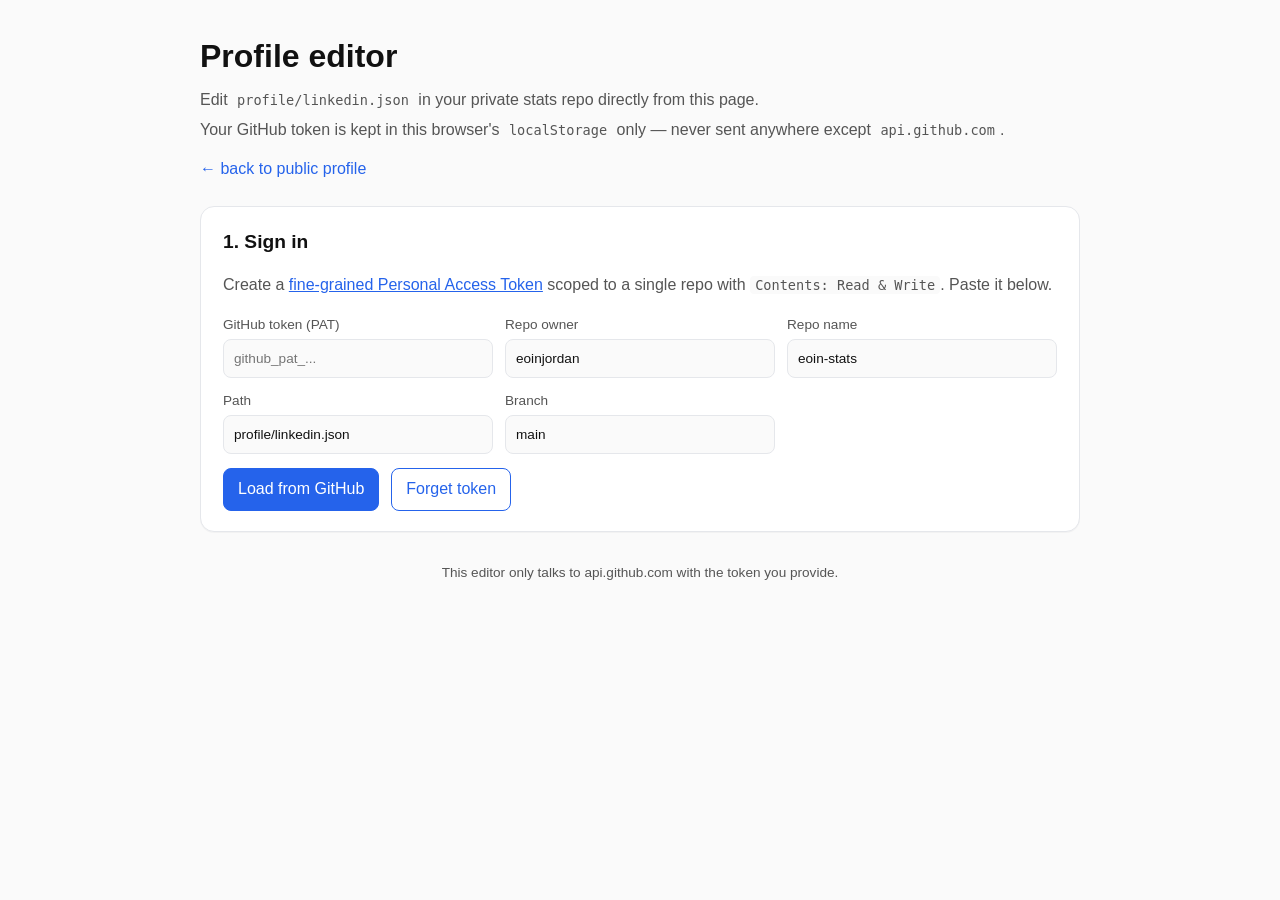
<file: editor.html>
<!doctype html>
<html lang="en">
<head>
<meta charset="utf-8" />
<title>Profile editor — eoin-stats</title>
<meta name="viewport" content="width=device-width,initial-scale=1" />
<meta name="robots" content="noindex" />
<link rel="stylesheet" href="style.css" />
<link rel="stylesheet" href="editor.css" />
</head>
<body>
<main class="wrap">
<header>
  <h1>Profile editor</h1>
  <div class="tag">Edit <code>profile/linkedin.json</code> in your private stats repo directly from this page.</div>
  <div class="tag">Your GitHub token is kept in this browser's <code>localStorage</code> only — never sent anywhere except <code>api.github.com</code>.</div>
  <div class="links" style="margin-top:8px"><a href="index.html">← back to public profile</a></div>
</header>

<section id="auth-section">
  <h2>1. Sign in</h2>
  <p class="tag">
    Create a <a href="https://github.com/settings/personal-access-tokens/new" rel="noopener">fine-grained Personal Access Token</a>
    scoped to a single repo with <code>Contents: Read &amp; Write</code>. Paste it below.
  </p>
  <div class="grid">
    <label>GitHub token (PAT)<input id="f-token" type="password" autocomplete="off" placeholder="github_pat_..." /></label>
    <label>Repo owner<input id="f-owner" type="text" placeholder="eoinjordan" value="eoinjordan" /></label>
    <label>Repo name<input id="f-repo" type="text" placeholder="eoin-stats" value="eoin-stats" /></label>
    <label>Path<input id="f-path" type="text" value="profile/linkedin.json" /></label>
    <label>Branch<input id="f-branch" type="text" value="main" /></label>
  </div>
  <div class="actions">
    <button id="btn-load" type="button">Load from GitHub</button>
    <button id="btn-forget" type="button" class="ghost">Forget token</button>
    <span id="auth-status" class="tag"></span>
  </div>
</section>

<section id="editor-section" hidden>
  <h2>2. Edit</h2>
  <div class="tabs">
    <button class="tab on" data-tab="form" type="button">Form</button>
    <button class="tab" data-tab="raw" type="button">Raw JSON</button>
  </div>

  <div id="tab-form" class="tabpane">
    <div id="scalar-fields" class="grid"></div>

    <details open><summary>Skills</summary><div id="list-skills" class="list"></div>
      <button class="add" data-list="skills" type="button">+ skill</button></details>

    <details open><summary>Languages</summary><div id="list-languages" class="list"></div>
      <button class="add" data-list="languages" type="button">+ language</button></details>

    <details open><summary>Experience</summary><div id="list-experience" class="list"></div>
      <button class="add" data-list="experience" type="button">+ role</button></details>

    <details><summary>Education</summary><div id="list-education" class="list"></div>
      <button class="add" data-list="education" type="button">+ entry</button></details>

    <details><summary>Certifications</summary><div id="list-certifications" class="list"></div>
      <button class="add" data-list="certifications" type="button">+ certification</button></details>

    <details><summary>Featured</summary><div id="list-featured" class="list"></div>
      <button class="add" data-list="featured" type="button">+ featured item</button></details>

    <details><summary>Projects</summary><div id="list-projects" class="list"></div>
      <button class="add" data-list="projects" type="button">+ project</button></details>

    <details><summary>Honors</summary><div id="list-honors" class="list"></div>
      <button class="add" data-list="honors" type="button">+ honor</button></details>

    <details><summary>Talks &amp; guest lectures</summary><div id="list-talks" class="list"></div>
      <button class="add" data-list="talks" type="button">+ talk</button></details>

    <details open><summary>Recommendations</summary><div id="list-recommendations" class="list"></div>
      <button class="add" data-list="recommendations" type="button">+ recommendation</button></details>

    <details open><summary>Peer recognition (kudos)</summary><div id="list-kudos" class="list"></div>
      <button class="add" data-list="kudos" type="button">+ kudos</button></details>

    <details><summary>Publications &amp; articles</summary><div id="list-publications" class="list"></div>
      <button class="add" data-list="publications" type="button">+ publication</button></details>

    <details><summary>Volunteering</summary><div id="list-volunteering" class="list"></div>
      <button class="add" data-list="volunteering" type="button">+ entry</button></details>

    <details><summary>Top LinkedIn posts</summary><div id="list-top_posts" class="list"></div>
      <button class="add" data-list="top_posts" type="button">+ post</button></details>

    <details><summary>LinkedIn stats</summary><div id="obj-stats" class="grid"></div></details>
    <details><summary>Links</summary><div id="obj-links" class="grid"></div></details>

    <details><summary>Hugging Face (manual)</summary>
      <div id="obj-huggingface-scalars" class="grid"></div>
      <div class="sub">Highlights</div>
      <div id="list-huggingface_highlights" class="list"></div>
      <button class="add" data-list="huggingface_highlights" type="button">+ highlight</button>
      <div class="sub">Featured models</div>
      <div id="list-huggingface_featured_models" class="list"></div>
      <button class="add" data-list="huggingface_featured_models" type="button">+ model</button>
      <div class="sub">Featured datasets</div>
      <div id="list-huggingface_featured_datasets" class="list"></div>
      <button class="add" data-list="huggingface_featured_datasets" type="button">+ dataset</button>
      <div class="sub">Featured spaces</div>
      <div id="list-huggingface_featured_spaces" class="list"></div>
      <button class="add" data-list="huggingface_featured_spaces" type="button">+ space</button>
    </details>

    <details><summary>Thingiverse (manual)</summary>
      <div id="obj-thingiverse-scalars" class="grid"></div>
      <div class="sub">Designs</div>
      <div id="list-thingiverse_designs" class="list"></div>
      <button class="add" data-list="thingiverse_designs" type="button">+ design</button>
    </details>
  </div>

  <div id="tab-raw" class="tabpane" hidden>
    <p class="tag">Edit or paste full JSON. <button id="btn-from-form" type="button" class="ghost">Sync from form</button>
      <button id="btn-to-form" type="button" class="ghost">Apply to form</button></p>
    <textarea id="raw-json" spellcheck="false"></textarea>
  </div>

  <div class="actions sticky">
    <button id="btn-save" type="button">Commit to GitHub</button>
    <button id="btn-download" type="button" class="ghost">Download JSON</button>
    <span id="save-status" class="tag"></span>
  </div>
</section>

<footer>This editor only talks to api.github.com with the token you provide.</footer>
</main>
<script src="editor.js"></script>
</body>
</html>
</file>
<file: style.css>
:root{--fg:#111;--muted:#555;--bg:#fafafa;--card:#fff;--accent:#2563eb;--border:#e5e7eb}
@media (prefers-color-scheme: dark){:root{--fg:#e5e7eb;--muted:#9ca3af;--bg:#0b1020;--card:#111827;--accent:#60a5fa;--border:#1f2937}}
*{box-sizing:border-box}
body{font:16px/1.55 -apple-system,BlinkMacSystemFont,"Segoe UI",Roboto,Helvetica,Arial,sans-serif;color:var(--fg);background:var(--bg);margin:0}
.wrap{max-width:920px;margin:0 auto;padding:32px 20px 80px}
header{display:flex;flex-direction:column;gap:6px;margin-bottom:24px}
.id{display:flex;align-items:center;gap:16px}
.avatar{width:84px;height:84px;border-radius:50%;border:2px solid var(--border);object-fit:cover;flex:none}
h1{font-size:2rem;margin:0}
.tag{color:var(--muted)}
.links a{margin-right:14px;color:var(--accent);text-decoration:none}
.links a:hover{text-decoration:underline}
.badges{display:flex;flex-wrap:wrap;gap:6px;margin:12px 0 0}.badges a{display:inline-flex}.badges img{height:20px}
section{background:var(--card);border:1px solid var(--border);border-radius:14px;padding:20px 22px;margin:18px 0;box-shadow:0 1px 0 rgba(0,0,0,.03)}
section h2{margin:0 0 12px;font-size:1.2rem;display:flex;align-items:center;gap:8px}
section h2 .section-link{color:var(--muted);text-decoration:none;font-size:.95rem;font-weight:400;margin-left:auto}
section h2 .section-link:hover{color:var(--accent)}
section h3{margin:14px 0 6px;font-size:1rem}
ul{padding-left:20px;margin:8px 0}
li{margin:4px 0}
.job{margin:10px 0 18px}
.job h3{margin:0;font-size:1rem}
.job .when{color:var(--muted);font-size:.9rem}
.pill{display:inline-block;background:var(--bg);border:1px solid var(--border);border-radius:999px;padding:3px 10px;margin:3px 4px 0 0;font-size:.85rem}
footer{color:var(--muted);font-size:.85rem;margin-top:30px;text-align:center}
a{color:var(--accent)}
.row{display:flex;flex-wrap:wrap;gap:6px}
.post{border-left:3px solid var(--accent);padding:6px 0 6px 12px;margin:10px 0}
.post .meta{color:var(--muted);font-size:.85rem}
.stats-grid{display:grid;grid-template-columns:repeat(auto-fit,minmax(260px,1fr));gap:14px}
.brand-card{background:var(--bg);border:1px solid var(--border);border-radius:12px;padding:14px 16px;position:relative;overflow:hidden}
.brand-card::before{content:"";position:absolute;left:0;top:0;bottom:0;width:4px;background:var(--brand,var(--accent))}
.brand-head{display:flex;align-items:center;gap:10px;margin-bottom:12px}
.brand-icon{width:28px;height:28px;display:flex;align-items:center;justify-content:center;color:var(--brand,var(--accent));font-weight:700}
.brand-icon svg{width:24px;height:24px;fill:currentColor}
.brand-icon .mono{display:inline-flex;align-items:center;justify-content:center;width:26px;height:26px;border-radius:6px;background:var(--brand,var(--accent));color:#fff;font-size:.72rem;letter-spacing:.5px}
.brand-icon .emoji{font-size:1.35rem;line-height:1}
.brand-title{font-weight:600;flex:1}
.brand-link{color:var(--muted);text-decoration:none;font-size:1rem}
.brand-link:hover{color:var(--brand,var(--accent))}
.metrics{display:flex;flex-wrap:wrap;gap:14px 18px;margin-bottom:6px}
.metric .n{font-size:1.35rem;font-weight:700;line-height:1.1}
.metric .l{color:var(--muted);font-size:.72rem;text-transform:uppercase;letter-spacing:.04em;margin-top:2px}
.bars{display:block;margin-top:8px}
.bars text{font-family:inherit}
.period{color:var(--muted);font-size:.85rem;margin:14px 0 0;text-align:right}
.contrib-wrap{margin:0 0 12px}
.contrib-head{display:flex;align-items:baseline;gap:10px;margin-bottom:6px;flex-wrap:wrap}
.contrib-head .n{font-size:1.2rem;font-weight:700}
.contrib-head .l{color:var(--muted);font-size:.85rem}
.contrib{display:block;width:100%;height:auto}
.contrib rect{stroke:rgba(0,0,0,.04);stroke-width:.5}
.contrib .cl-0{fill:#ebedf0}
.contrib .cl-1{fill:#9be9a8}
.contrib .cl-2{fill:#40c463}
.contrib .cl-3{fill:#30a14e}
.contrib .cl-4{fill:#216e39}
@media (prefers-color-scheme: dark){
  .contrib rect{stroke:rgba(255,255,255,.04)}
  .contrib .cl-0{fill:#161b22}
  .contrib .cl-1{fill:#0e4429}
  .contrib .cl-2{fill:#006d32}
  .contrib .cl-3{fill:#26a641}
  .contrib .cl-4{fill:#39d353}
}
.legend{display:flex;align-items:center;gap:4px;font-size:.78rem;color:var(--muted);margin-top:4px;justify-content:flex-end}
.legend i{display:inline-block;width:10px;height:10px;border-radius:2px;margin:0 1px}
.tabs{display:inline-flex;gap:4px;background:var(--bg);border:1px solid var(--border);border-radius:999px;padding:4px;margin:6px 0 0;align-self:flex-start}
.tabs a{padding:6px 14px;border-radius:999px;text-decoration:none;color:var(--muted);font-size:.88rem;font-weight:500}
.tabs a:hover{color:var(--fg)}
.tabs a.on{background:var(--accent);color:#fff}
.tabs a.on:hover{color:#fff}
.recs{display:grid;grid-template-columns:repeat(auto-fit,minmax(300px,1fr));gap:14px;margin:4px 0}
.rec{margin:0;background:var(--bg);border:1px solid var(--border);border-left:3px solid var(--brand,#0a66c2);border-radius:10px;padding:16px 18px 14px;display:flex;flex-direction:column;gap:10px}
.rec blockquote{margin:0;font-size:.94rem;line-height:1.6}
.rec blockquote p{margin:0 0 8px}
.rec blockquote p:last-child{margin-bottom:0}
.rec figcaption{border-top:1px solid var(--border);padding-top:10px;margin-top:auto}
.rec-who{font-weight:600;font-size:.92rem}
.rec-who a{text-decoration:none}
.rec-who a:hover{text-decoration:underline}
.rec-role{color:var(--muted);font-size:.82rem;line-height:1.35;margin-top:1px}
.rec-meta{color:var(--muted);font-size:.76rem;text-transform:uppercase;letter-spacing:.04em;margin-top:6px}
.kudos{list-style:none;padding:0;margin:6px 0 0;display:grid;grid-template-columns:repeat(auto-fit,minmax(280px,1fr));gap:10px}
.kudo{margin:0;background:var(--bg);border:1px solid var(--border);border-radius:10px;padding:12px 14px}
.kudo-body{font-size:.9rem;line-height:1.5}
.kudo-quote{font-style:italic}
.kudo-who{font-weight:600;font-size:.85rem;margin-top:8px}
.kudo-role{font-weight:400;color:var(--muted)}
.kudo-meta{color:var(--muted);font-size:.74rem;text-transform:uppercase;letter-spacing:.04em;margin-top:3px}
.pub-note{color:var(--muted);font-size:.85rem;margin-top:2px}
.post-link{margin-left:8px;white-space:nowrap}
.talks{list-style:none;padding:0;margin:6px 0 0;display:grid;grid-template-columns:repeat(auto-fit,minmax(280px,1fr));gap:10px}
.talk{margin:0;background:var(--bg);border:1px solid var(--border);border-left:3px solid var(--accent);border-radius:10px;padding:11px 14px}
.talk-title{font-weight:600;font-size:.92rem;line-height:1.35}
.talk-title a{text-decoration:none}
.talk-title a:hover{text-decoration:underline}
.talk-venue{font-size:.85rem;margin-top:3px}
.talk-meta{color:var(--muted);font-size:.74rem;text-transform:uppercase;letter-spacing:.04em;margin-top:5px}
</file>
<file: editor.css>
.grid{display:grid;grid-template-columns:repeat(auto-fit,minmax(260px,1fr));gap:12px}
.grid label{display:flex;flex-direction:column;font-size:.85rem;color:var(--muted);gap:4px}
input[type=text],input[type=password],input[type=email],input[type=url],input[type=number],textarea{
  width:100%;padding:8px 10px;font:inherit;color:var(--fg);background:var(--bg);
  border:1px solid var(--border);border-radius:8px}
textarea{min-height:120px;resize:vertical;font-family:ui-monospace,SFMono-Regular,Menlo,monospace;font-size:.85rem}
#raw-json{min-height:60vh}
button{cursor:pointer;border:1px solid var(--accent);background:var(--accent);color:#fff;
  padding:8px 14px;border-radius:8px;font:inherit}
button.ghost{background:transparent;color:var(--accent)}
button.add{margin:6px 0 0;font-size:.85rem;padding:5px 10px}
button.remove{background:transparent;border-color:var(--border);color:var(--muted);padding:4px 8px;font-size:.8rem}
.actions{display:flex;align-items:center;gap:12px;margin-top:14px;flex-wrap:wrap}
.actions.sticky{position:sticky;bottom:0;background:var(--card);padding:12px 0;
  border-top:1px solid var(--border);margin-top:24px;z-index:5}
.tabs{display:flex;gap:8px;margin:10px 0 14px}
.tab{background:transparent;color:var(--muted);border:1px solid var(--border)}
.tab.on{background:var(--card);color:var(--fg);border-color:var(--accent)}
.tabpane{margin-top:8px}
details{border:1px solid var(--border);border-radius:10px;padding:10px 14px;margin:10px 0;background:var(--bg)}
details > summary{cursor:pointer;font-weight:600}
.list .item{border:1px dashed var(--border);border-radius:8px;padding:10px;margin:8px 0;background:var(--card)}
.item-head{display:flex;justify-content:space-between;align-items:center;gap:8px;margin-bottom:6px}
.sub{font-weight:600;margin-top:10px}
code{background:var(--bg);padding:1px 5px;border-radius:4px;font-size:.85rem}
</file>
